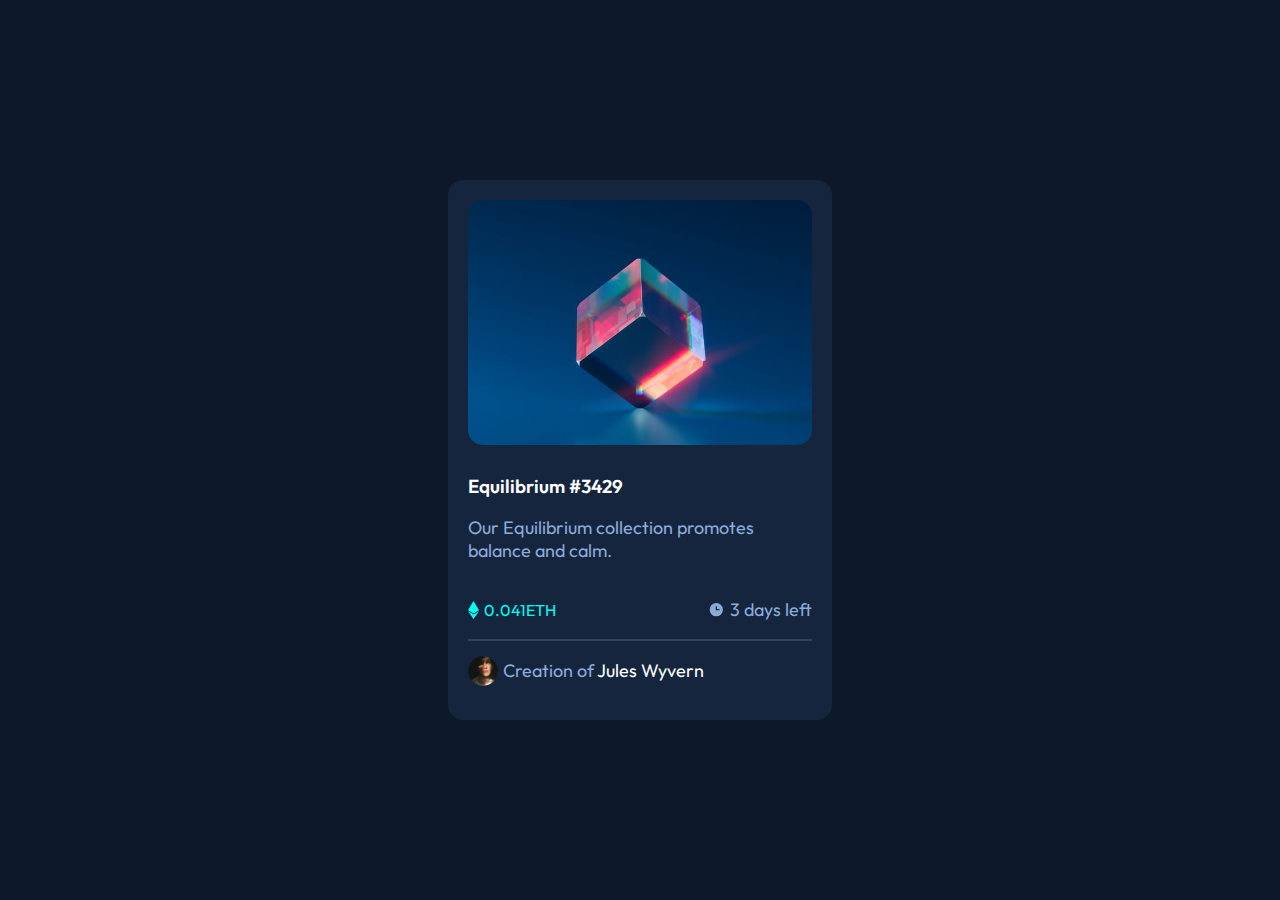
<file: index.html>
<!DOCTYPE html>
<html lang="en">
<head>
    <meta charset="UTF-8">
    <meta http-equiv="X-UA-Compatible" content="IE=edge">
    <meta name="viewport" content="width=device-width, initial-scale=1.0">
    <link rel="stylesheet" href="./asset/css/index.css">
    <link rel="icon" href="./asset/img/icon-ethereum.svg">
    <title>Etherium</title>
</head>
<body>
    <div class="pagewrapper">
        <div class="formwrapper">
            <div class="img">
                <div class="hide">
                    <div id="hidden">
                        <img src="./asset/img/icon-view.svg" class="hi" alt="">
                    </div>
                </div> 
            </div>
            <div class="content">
                <h3>
                    <a href="#" on>Equilibrium #3429</a>
                </h3>
                <p>Our Equilibrium collection promotes balance and calm.</p>
                <div style="display: flex; justify-content: space-between; border-bottom: 2px solid hsl(215, 32%, 27%);">
                    <div style="display: flex; align-items: center;">
                        <img src="./asset/img/icon-ethereum.svg" alt=""><span style="margin-left: 5px; color: hsl(178, 100%, 50%);"> 0.041ETH</span>
                    </div>
                    <div style="display: flex; align-items: center;">
                        <img src="./asset/img/icon-clock.svg" alt=""><p style="margin-left: 5px;"> 3 days left</p>
                    </div>
                </div>
                <div style="display: flex; align-items: center;">
                    <div class="image"></div> 
                    <p style="margin-left: 5px;">Creation of <a href="#">Jules Wyvern</a></p>
                </div>
            </div>
        </div>
    </div>
</body>
</html>
</file>
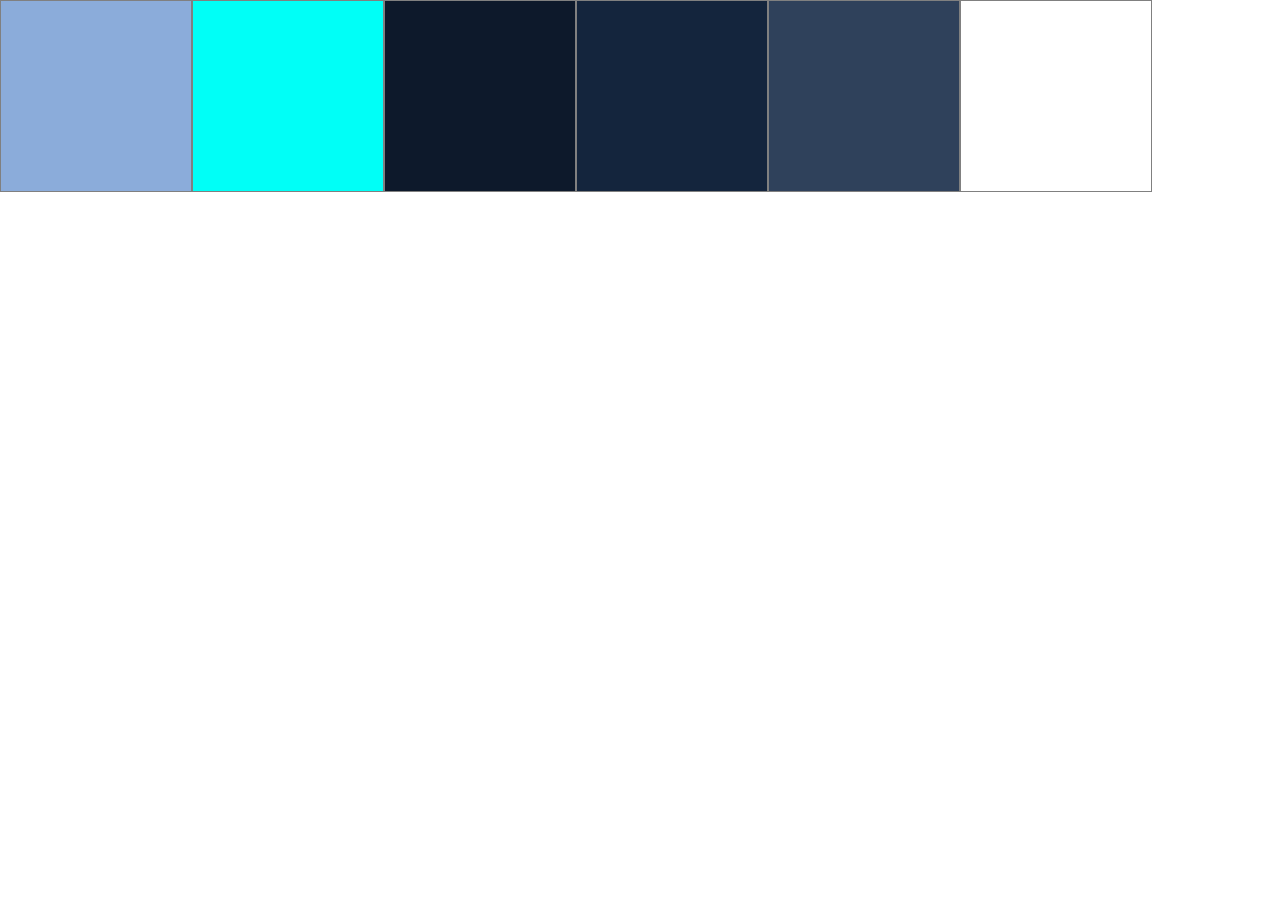
<file: color-pallete.html>
<!DOCTYPE html>
<html lang="en">
<head>
    <meta charset="UTF-8">
    <meta http-equiv="X-UA-Compatible" content="IE=edge">
    <meta name="viewport" content="width=device-width, initial-scale=1.0">
    <title>Document</title>
    <style>
        body{
            margin: 0;
            padding: 0;
            box-sizing: border-box;
            width: 100%;
            min-height: 100vh
        }
        .container{
            width: inherit;
            height: inherit;
            display: flex;
        }
        .container>.color{
            border: 1px solid gray;
            padding: 20px;
            width: 150px;
            height: 150px;
            /* background-color: black; */
        }
        .one{
            background-color: hsl(215, 51%, 70%);
        }
        .two{
            background-color: hsl(178, 100%, 50%);
        }
        .three{
            background-color: hsl(217, 54%, 11%);
        }
        .four{
            background-color: hsl(216, 50%, 16%);
        }
        .five{
            background-color: hsl(215, 32%, 27%);
        }
        .six{
            background-color: hsl(0, 0%, 100%);
        }
    </style>
</head>
<body>
    <div class="container">
        <div class="color one"></div>
        <div class="color two"></div>
        <div class="color three"></div>
        <div class="color four"></div>
        <div class="color five"></div>
        <div class="color six"></div>
    </div>
</body>
</html>
</file>
<file: asset/css/index.css>
@import url('https://fonts.googleapis.com/css2?family=Outfit:wght@300&display=swap');
body{
    padding: 0;
    margin: 0;
    box-sizing: border-box;
}
.pagewrapper{
    width: 100%;
    height: 100vh;
    padding: 0;
    margin: 0;
    box-sizing: border-box;
    background-color: hsl(217, 54%, 11%);
    display: flex;
    align-items: center;
    justify-content: center;
}
.formwrapper{
    width: 30%;
    height: auto;
    padding: 20px;
    box-sizing: border-box;
    border-radius: 15px;
    background-color: hsl(216, 50%, 16%);
    display: grid;
    grid-template-rows: 1fr 1fr;
    grid-gap: 10px;
}
.img{
    width: 100%;
    background: url(../img/image-equilibrium.jpg) center no-repeat;
    background-size: cover;
    border-radius: 15px;
}
.img:hover .hide{
    cursor: pointer;
    /* display: block; */
    transition: 0.5s ease-in;
    opacity: 0.5;
}
.content{
    width: 100%;
}
.image{
    width: 30px;
    height: 30px;
    border-radius: 50%;
    background: url(../img/image-avatar.png) center no-repeat;
    background-size: cover;
    box-sizing: border-box;
}
a{
    text-decoration: none;
    color: hsl(0, 0%, 100%);
}
a:hover{
    color: hsl(178, 100%, 50%);
}
p{
    color: hsl(215, 51%, 70%);
    font-size: 18px;
    font-family: 'Outfit', sans-serif;
}
h3{
    font-family: 'Outfit', sans-serif;
    font-weight: 600;
}
span{
    font-family: 'Outfit', sans-serif;
    font-weight: 400;
}
.hide{
    /* display: none; */
    width: 100%;
    height: 100%;
    opacity: 0;
}
#hidden{
    width: 100%; 
    height: 100%;
    background-color: hsla(178, 100%, 50%, 0.5);
    border-radius: 15px;
    display: flex;
    justify-content: center;
    align-items: center;
    box-sizing: border-box;
}

@media screen and (max-width:425px) and (min-width:320px){
.formwrapper{
    width: 90%;
    height: auto;
    padding: 20px;
}
}
@media screen and (max-width:768px) and (min-width:426px){
    .formwrapper{
        width: 59%;
        height: auto;
        padding: 40px;
    }
}

@media screen and (max-width:1024px) and (min-width:769px){
    .formwrapper{
        width: 50%;
        height: auto;
        padding: 40px;
    }
}

@media screen and (max-width:2560px) and (min-width:1500px){
    .formwrapper{
        width: 20%;
        height: auto;
        padding: 50px;
    }
}
</file>
